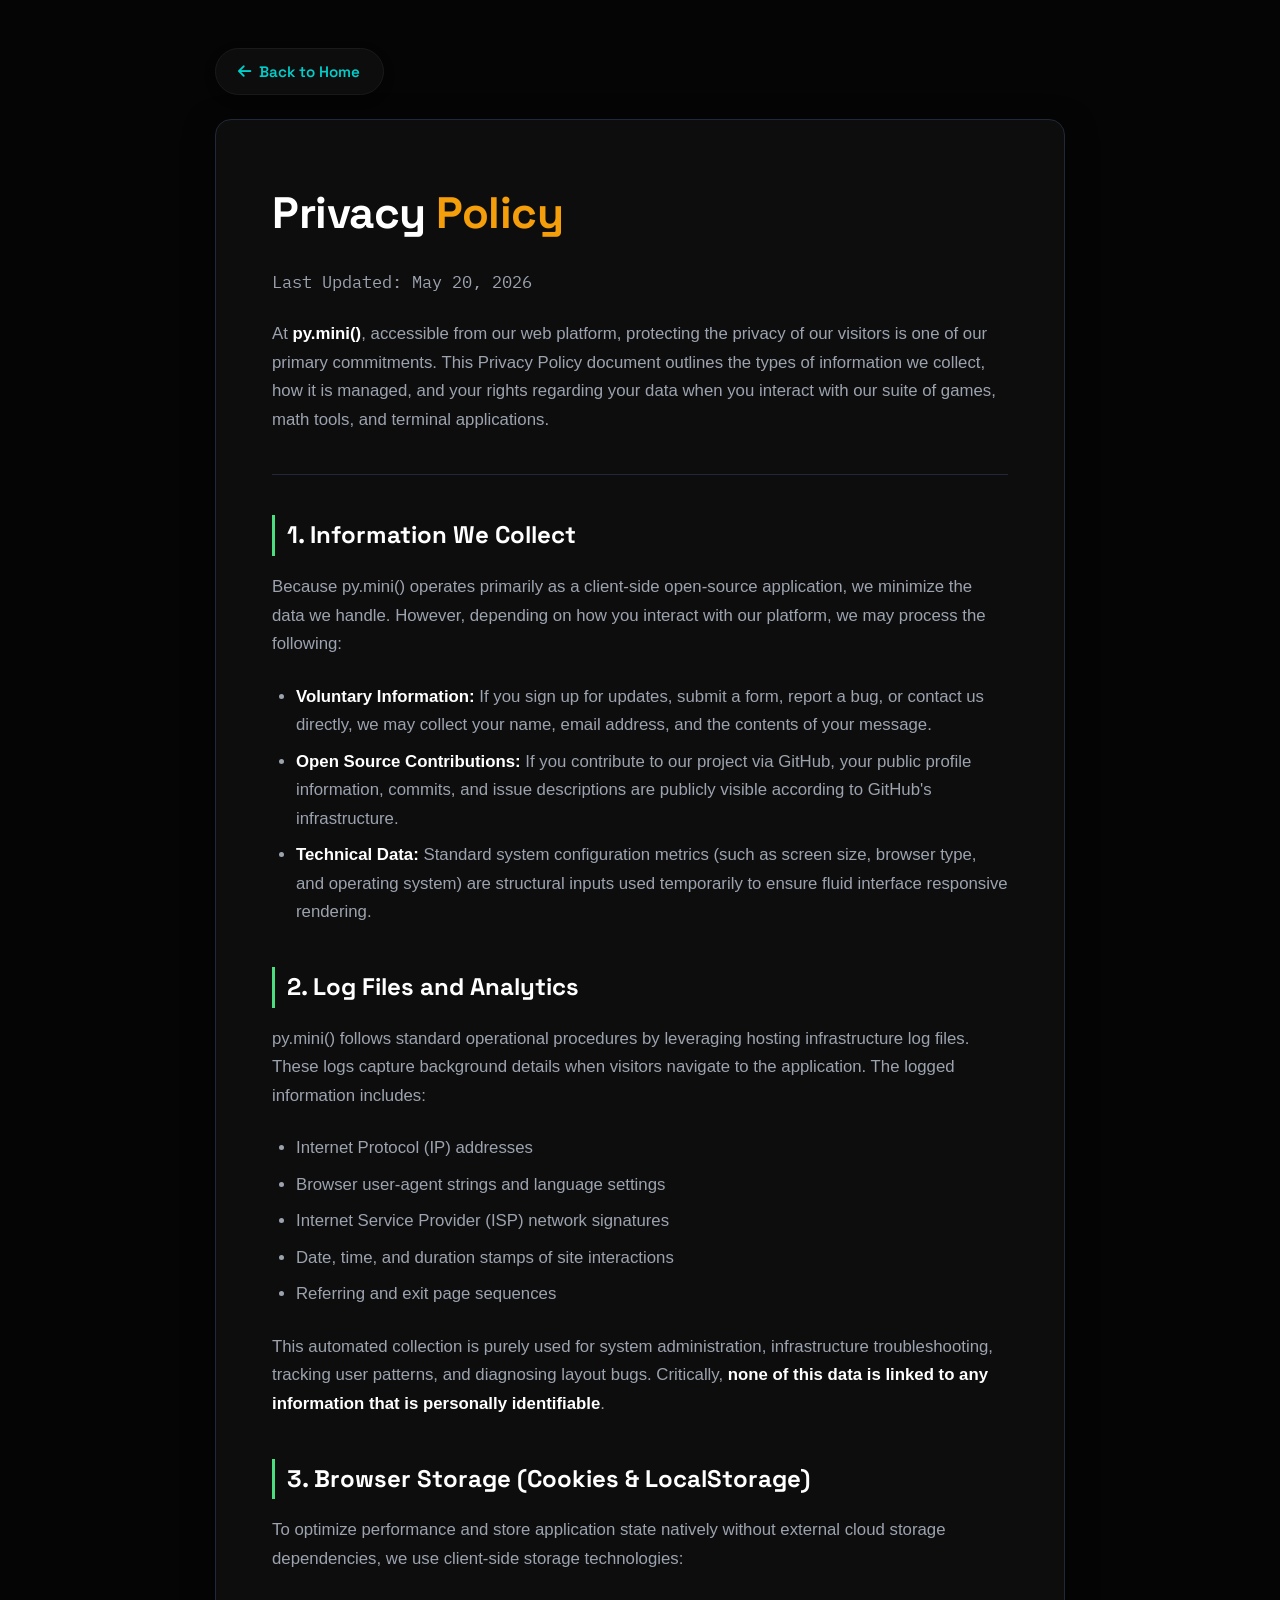
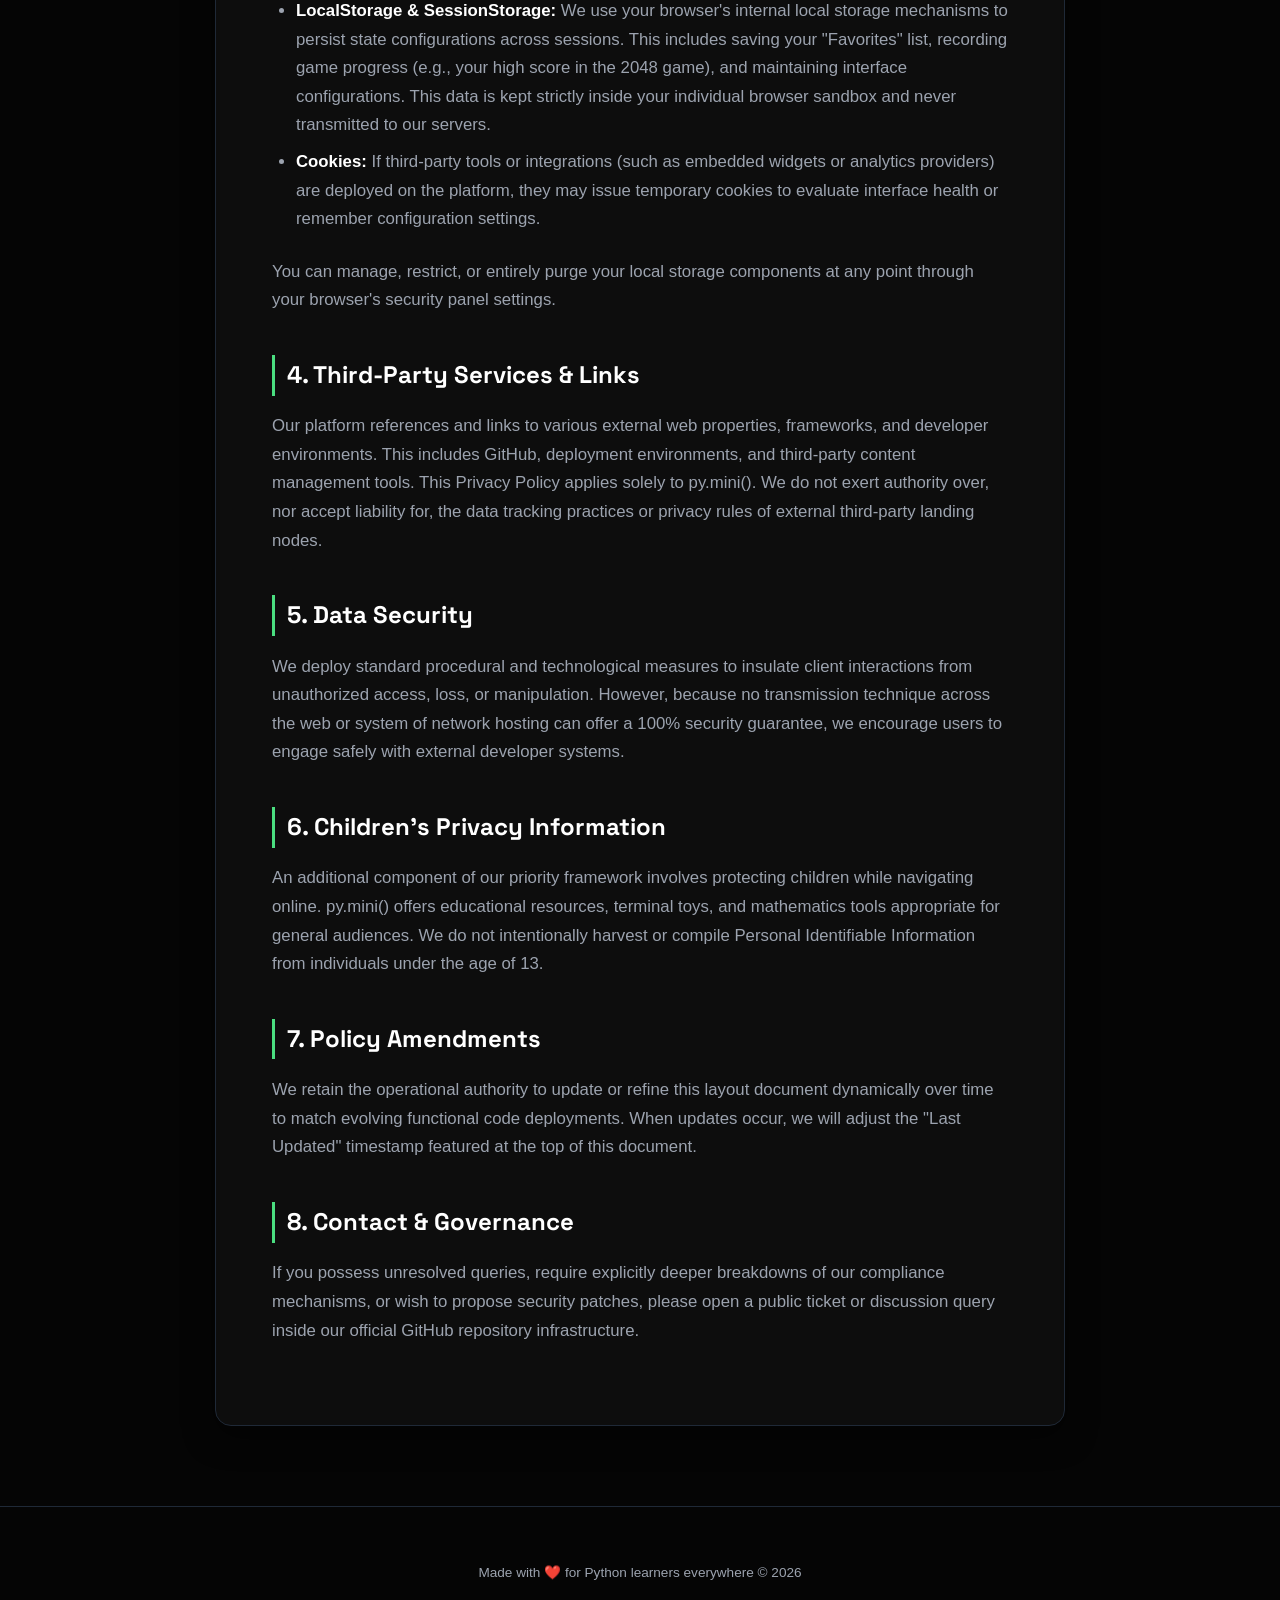
<file: web-app/privacy-policy.html>
<!DOCTYPE html>
<html lang="en">
<head>
    <meta charset="UTF-8">
    <meta name="viewport" content="width=device-width, initial-scale=1.0">
    <meta name="description" content="Read the Privacy Policy of py.mini(). Learn how we protect user privacy, minimize data tracking, and store state natively in local storage.">
    
    <meta property="og:type" content="website">
    <meta property="og:url" content="https://steam-bell-92.github.io/python-mini-project/privacy-policy.html">
    <meta property="og:title" content="Privacy Policy - py.mini() Lab">
    <meta property="og:description" content="Read the Privacy Policy of py.mini(). Learn how we protect user privacy, minimize data tracking, and store state natively in local storage.">
    <meta property="og:image" content="https://steam-bell-92.github.io/python-mini-project/assets/logo.png">
    <meta property="og:site_name" content="py.mini() lab">

    <meta name="twitter:card" content="summary_large_image">
    <meta name="twitter:url" content="https://steam-bell-92.github.io/python-mini-project/privacy-policy.html">
    <meta name="twitter:title" content="Privacy Policy - py.mini() Lab">
    <meta name="twitter:description" content="Read the Privacy Policy of py.mini(). Learn how we protect user privacy, minimize data tracking, and store state natively in local storage.">
    <meta name="twitter:image" content="https://steam-bell-92.github.io/python-mini-project/assets/logo.png">

    <link rel="canonical" href="https://steam-bell-92.github.io/python-mini-project/privacy-policy.html">

    <title>Privacy Policy - py.mini() Lab</title>
    <link rel="icon" href="assets/favicon.svg" type="image/svg+xml">
    
    <script type="application/ld+json">
    {
      "@context": "https://schema.org",
      "@type": "WebPage",
      "name": "Privacy Policy - py.mini() Lab",
      "description": "Read the Privacy Policy of py.mini(). Learn how we protect user privacy, minimize data tracking, and store state natively in local storage.",
      "url": "https://steam-bell-92.github.io/python-mini-project/privacy-policy.html",
      "publisher": {
        "@type": "Organization",
        "name": "py.mini() lab",
        "logo": {
          "@type": "ImageObject",
          "url": "https://steam-bell-92.github.io/python-mini-project/assets/logo.png"
        }
      }
    }
    </script>

    <link rel="preconnect" href="https://fonts.googleapis.com">
    <link rel="preconnect" href="https://fonts.gstatic.com" crossorigin>
    <link href="https://fonts.googleapis.com/css2?family=IBM+Plex+Mono:wght@400;600&family=Space+Grotesk:wght@600;700&display=swap" rel="stylesheet">
    <link rel="stylesheet" href="https://cdnjs.cloudflare.com/ajax/libs/font-awesome/6.4.0/css/all.min.css">

    <style>
        /* ==========================================================================
           COLOR TOKENS & ROOT STYLES
           ========================================================================== */
        :root {
            --bg-main: #050505;       
            --bg-card: #0d0d0d;       
            --text-primary: #ffffff;
            --text-muted: #9ca3af;    
            --accent-green: #4ade80;  
            --accent-orange: #f59e0b; 
            --accent-cyan: #00cecb;    /* Specific Cyan tint from the target image */
            --border-color: #1f2937;  
            --header-bg: #050505;
            --btn-bg: #0d0d0d;
            --btn-border: #1a1a1a;
        }

        /* ==========================================================================
           DYNAMIC LIGHT THEME STATE
           ========================================================================== */
        html[data-theme="light"], body.light-mode {
            --bg-main: #f8fafc;       
            --bg-card: #ffffff;       
            --text-primary: #0f172a;  
            --text-muted: #475569;    
            --border-color: #e2e8f0;  
            --accent-green: #16a34a;  
            --accent-orange: #d97706;
            --accent-cyan: #008482;
            --header-bg: #ffffff;
            --btn-bg: #ffffff;
            --btn-border: #e2e8f0;
        }

        body {
            background-color: var(--bg-main);
            color: var(--text-primary);
            font-family: 'Segoe UI', Roboto, sans-serif;
            margin: 0;
            padding: 0;
            line-height: 1.7;
            transition: background-color 0.3s ease, color 0.3s ease;
        }

        .logo-py { color: var(--accent-orange); } 
        .logo-mini { color: var(--text-primary); }
        .logo-parens { color: var(--accent-green); }

        .controls-row {
            display: flex;
            align-items: center;
            gap: 14px;
        }

        .theme-toggle-btn {
            width: 48px;
            height: 48px;
            display: inline-flex;
            align-items: center;
            justify-content: center;
            border-radius: 50px;
            cursor: pointer;
            transition: all 0.25s ease;
            border: none;
            background: var(--accent-green);
            color: #050505; 
            font-size: 1.1rem;
        }

        html[data-theme="light"] .theme-toggle-btn, body.light-mode .theme-toggle-btn {
            color: #ffffff;
        }

        .theme-toggle-btn:hover {
            transform: translateY(-2px) scale(1.05);
        }

        /* ==========================================================================
           MAIN CONTENT AND NEW PILL BACK BUTTON
           ========================================================================== */
        .privacy-wrapper {
            padding: 3rem 1rem 5rem 1rem;
            display: flex;
            flex-direction: column;
            align-items: center;
        }

        .content-container {
            max-width: 850px;
            width: 100%;
            display: flex;
            flex-direction: column;
            gap: 1.5rem;
        }

        /* Exact layout and style matching reference image */
        .back-home-pill {
            align-self: flex-start;
            background-color: var(--btn-bg);
            border: 1px solid var(--btn-border);
            color: var(--accent-cyan);
            padding: 0.6rem 1.4rem;
            border-radius: 50px;
            font-family: 'Space Grotesk', sans-serif;
            font-weight: 600;
            font-size: 0.95rem;
            text-decoration: none;
            display: inline-flex;
            align-items: center;
            gap: 8px;
            box-shadow: 0 4px 12px rgba(0, 0, 0, 0.2);
            transition: all 0.2s ease-in-out;
        }

        .back-home-pill:hover {
            transform: translateY(-2px);
            border-color: var(--accent-cyan);
            box-shadow: 0 6px 16px rgba(0, 206, 203, 0.15);
        }

        .privacy-card {
            background-color: var(--bg-card);
            width: 100%;
            padding: 3.5rem;
            border-radius: 16px;
            border: 1px solid var(--border-color);
            box-shadow: 0 10px 30px rgba(0, 0, 0, 0.5);
            transition: background-color 0.3s ease, border-color 0.3s ease;
            box-sizing: border-box;
        }

        .privacy-card h1 {
            font-family: 'Space Grotesk', sans-serif;
            font-size: 2.75rem;
            margin-top: 0;
            margin-bottom: 0.5rem;
            letter-spacing: -0.5px;
        }

        .title-accent {
            color: var(--accent-orange);
        }

        .last-updated {
            color: var(--accent-green);
            font-size: 0.9rem;
            font-family: 'IBM Plex Mono', monospace;
            margin-bottom: 2.5rem;
        }

        .divider {
            border: 0;
            height: 1px;
            background: var(--border-color);
            margin: 2.5rem 0;
        }

        .privacy-card h2 {
            font-family: 'Space Grotesk', sans-serif;
            color: var(--text-primary);
            font-size: 1.5rem;
            margin-top: 2.5rem;
            margin-bottom: 1rem;
            border-left: 3px solid var(--accent-green);
            padding-left: 12px;
        }

        .privacy-card p, .privacy-card ul {
            color: var(--text-muted);
            font-size: 1.05rem;
            margin-bottom: 1.5rem;
        }

        .privacy-card ul { padding-left: 1.5rem; }
        .privacy-card li { margin-bottom: 0.5rem; }
        .privacy-card strong { color: var(--text-primary); }

        /* ==========================================================================
           FOOTER BASE
           ========================================================================== */
        .privacy-footer {
            text-align: center;
            padding: 2.5rem;
            color: var(--text-muted);
            font-size: 0.85rem;
            border-top: 1px solid var(--border-color);
        }

        /* ==========================================================================
           RESPONSIVE STRUCTURAL TWEAKS
           ========================================================================== */
        @media (max-width: 768px) {
            .privacy-card { padding: 2.5rem 1.5rem; }
            .privacy-card h1 { font-size: 2.25rem; }
            .header-container { padding: 0 1rem; }
            .logo-wrap { font-size: 1.6rem; }
        }
    </style>
</head>
<body>
    <main class="privacy-wrapper">
        <div class="content-container">
            <a href="index.html" class="back-home-pill">
                <i class="fas fa-arrow-left"></i> Back to Home
            </a>

            <article class="privacy-card">
                <h1>Privacy <span class="title-accent">Policy</span></h1>
                <p class="last-updated">Last Updated: May 20, 2026</p>
                
                <p>At <strong>py.mini()</strong>, accessible from our web platform, protecting the privacy of our visitors is one of our primary commitments. This Privacy Policy document outlines the types of information we collect, how it is managed, and your rights regarding your data when you interact with our suite of games, math tools, and terminal applications.</p>
                
                <hr class="divider">

                <section>
                    <h2>1. Information We Collect</h2>
                    <p>Because py.mini() operates primarily as a client-side open-source application, we minimize the data we handle. However, depending on how you interact with our platform, we may process the following:</p>
                    <ul>
                        <li><strong>Voluntary Information:</strong> If you sign up for updates, submit a form, report a bug, or contact us directly, we may collect your name, email address, and the contents of your message.</li>
                        <li><strong>Open Source Contributions:</strong> If you contribute to our project via GitHub, your public profile information, commits, and issue descriptions are publicly visible according to GitHub's infrastructure.</li>
                        <li><strong>Technical Data:</strong> Standard system configuration metrics (such as screen size, browser type, and operating system) are structural inputs used temporarily to ensure fluid interface responsive rendering.</li>
                    </ul>
                </section>

                <section>
                    <h2>2. Log Files and Analytics</h2>
                    <p>py.mini() follows standard operational procedures by leveraging hosting infrastructure log files. These logs capture background details when visitors navigate to the application. The logged information includes:</p>
                    <ul>
                        <li>Internet Protocol (IP) addresses</li>
                        <li>Browser user-agent strings and language settings</li>
                        <li>Internet Service Provider (ISP) network signatures</li>
                        <li>Date, time, and duration stamps of site interactions</li>
                        <li>Referring and exit page sequences</li>
                    </ul>
                    <p>This automated collection is purely used for system administration, infrastructure troubleshooting, tracking user patterns, and diagnosing layout bugs. Critically, <strong>none of this data is linked to any information that is personally identifiable</strong>.</p>
                </section>

                <section>
                    <h2>3. Browser Storage (Cookies & LocalStorage)</h2>
                    <p>To optimize performance and store application state natively without external cloud storage dependencies, we use client-side storage technologies:</p>
                    <ul>
                        <li><strong>LocalStorage & SessionStorage:</strong> We use your browser's internal local storage mechanisms to persist state configurations across sessions. This includes saving your "Favorites" list, recording game progress (e.g., your high score in the 2048 game), and maintaining interface configurations. This data is kept strictly inside your individual browser sandbox and never transmitted to our servers.</li>
                        <li><strong>Cookies:</strong> If third-party tools or integrations (such as embedded widgets or analytics providers) are deployed on the platform, they may issue temporary cookies to evaluate interface health or remember configuration settings.</li>
                    </ul>
                    <p>You can manage, restrict, or entirely purge your local storage components at any point through your browser's security panel settings.</p>
                </section>

                <section>
                    <h2>4. Third-Party Services & Links</h2>
                    <p>Our platform references and links to various external web properties, frameworks, and developer environments. This includes GitHub, deployment environments, and third-party content management tools. This Privacy Policy applies solely to py.mini(). We do not exert authority over, nor accept liability for, the data tracking practices or privacy rules of external third-party landing nodes.</p>
                </section>

                <section>
                    <h2>5. Data Security</h2>
                    <p>We deploy standard procedural and technological measures to insulate client interactions from unauthorized access, loss, or manipulation. However, because no transmission technique across the web or system of network hosting can offer a 100% security guarantee, we encourage users to engage safely with external developer systems.</p>
                </section>

                <section>
                    <h2>6. Children's Privacy Information</h2>
                    <p>An additional component of our priority framework involves protecting children while navigating online. py.mini() offers educational resources, terminal toys, and mathematics tools appropriate for general audiences. We do not intentionally harvest or compile Personal Identifiable Information from individuals under the age of 13.</p>
                </section>

                <section>
                    <h2>7. Policy Amendments</h2>
                    <p>We retain the operational authority to update or refine this layout document dynamically over time to match evolving functional code deployments. When updates occur, we will adjust the "Last Updated" timestamp featured at the top of this document.</p>
                </section>

                <section>
                    <h2>8. Contact & Governance</h2>
                    <p>If you possess unresolved queries, require explicitly deeper breakdowns of our compliance mechanisms, or wish to propose security patches, please open a public ticket or discussion query inside our official GitHub repository infrastructure.</p>
                </section>
            </article>
        </div>
    </main>

    <footer class="privacy-footer">
        <p>Made with ❤️ for Python learners everywhere &copy; 2026</p>
    </footer>

    <script>
        const themeToggleBtn = document.getElementById('privacyThemeToggle');
        const themeIcon = document.getElementById('themeIcon');
        const htmlElement = document.documentElement;

        function initTheme() {
            const savedTheme = localStorage.getItem('theme') || 'dark';
            applyTheme(savedTheme);
        }

        function applyTheme(theme) {
            if (theme === 'light') {
                htmlElement.setAttribute('data-theme', 'light');
                document.body.classList.add('light-mode');
                themeIcon.className = 'fas fa-moon'; 
            } else {
                htmlElement.removeAttribute('data-theme');
                document.body.classList.remove('light-mode');
                themeIcon.className = 'fas fa-sun'; 
            }
            localStorage.setItem('theme', theme);
        }

        themeToggleBtn.addEventListener('click', () => {
            const currentTheme = htmlElement.getAttribute('data-theme') === 'light' ? 'light' : 'dark';
            const nextTheme = currentTheme === 'dark' ? 'light' : 'dark';
            applyTheme(nextTheme);
        });

        initTheme();
    </script>
</body>
</html>
</file>
